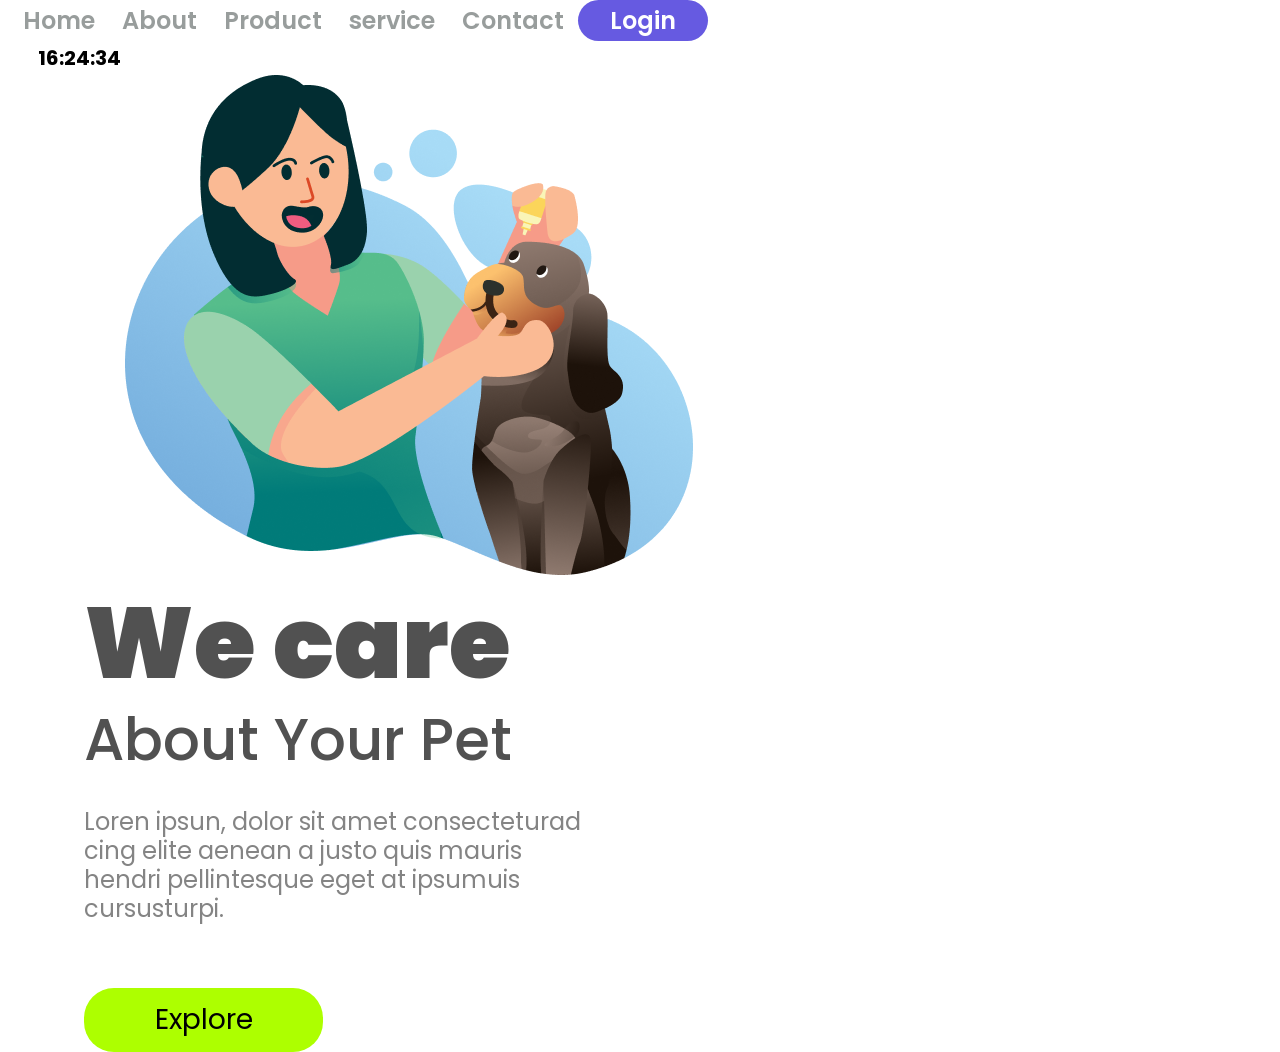
<file: aula-css/index.html>
<!DOCTYPE html>
<html lang="pt">
<head>
<meta charset="UTF-8">
    <meta name="viewport" content="width=device-width, initial-scale=1.0">
    <title>Primeiro projeto</title>
    <!__ O caminho herf deve apontar para a pasta e o arquivo >
    <link rel="Stylesheet" href="./css/style.css">
<link rel="preconnect" href="https://fonts.googleapis.com">
<link rel="preconnect" href="https://fonts.gstatic.com" crossorigin>
<link href="https://fonts.googleapis.com/css2?family=Poppins:ital,wght@0,100;0,200;0,300;0,400;0,500;0,600;0,700;0,800;0,900;1,100;1,200;1,300;1,400;1,500;1,600;1,700;1,800;1,900&display=swap" rel="stylesheet">
    
    </head>
   <body > 
    <header>

      <a class="link-header">Home</a>
      <a class="link-header">About</a>
      <a class="link-header">Product</a>
      <a class="link-header">service</a>
      <a class="link-header">Contact</a>
      <button class="button-header">Login</button>

      </header>
 
<table class="tabela-estilizada">
   
<tr>
 <th ><div id="relogio"> <  00:00:00></div></th> 
 </tr>
</table>

 
 
 <script>
      function atualizarRelogio() {
        const agora = new Date();
        const hora = agora.toLocaleTimeString('pt-BR');
        document.getElementById('relogio').textContent = hora;
      }
//chama a função imediatamente e depois a cada 1000ms
atualizarRelogio();
setInterval(atualizarRelogio, 1000);
</script>


    
   
 
 <main >
<img src="./img/img-projeto.png" alt="coverage-location-logo" class="logo-image">

<section>

<h1 > We care</h1>

<h2>About Your Pet</h2>

<p>Loren ipsun, dolor sit amet consecteturad cing elite aenean a justo quis mauris hendri pellintesque eget at ipsumuis cursusturpi.</p>

<button class="button-main">Explore</button>

</section>

  </main>

</body>

</html>
</file>
<file: aula-css/css/style.css>
* {
font-family:'Poppins', sans-serif ;
margin: 0;
padding: 0;
box-sizing: border-box;

 }
 
 
 
 


th{

   background-color: none;
}

 
 #relogio {
font-size: 20px;
margin-left: 36px;
 
 }


.header {
  margin: 44px 0 144px 76px;
 
}
.link-header {
 font-weight: 600;
 font-size: 24px;
 line-height: 29px;
 color: #989d9c ;
 cursor: pointer;

margin-left: 23px;
   
}
.logo-image {
width: 568px;
height: 500px;
margin-left: 125px;
display: inline-block;

}

  section {
display: inline-block;
margin-left: 84px;

  }

h1 {

font-weight: 900;
font-size: 100px;
line-height: 122px;
color: #515151;

}

h2 {
font-weight: 500;
font-size: 58px;
line-height: 71px;
color: #515151

}

p {
font-weight: 400;
font-size: 24px;
line-height: 29px;
color: #848484;
width: 515px;
margin-top: 32px;
margin-bottom: 65px;

}

.button-header {
background: #665AE1;
border-radius: 20.5px;
width: 130px;
height: 41px;
border: none;
font-weight: 600;
font-size: 24px;
line-height: 29px;
color:#ffffff;
cursor: pointer;
margin-left: 10px;


}

.button-main {
background: #ADFF00;
border-radius: 30px;
width: 239px;
height: 64px;
border: none;
cursor:pointer
font-weight: 700px; 
font-size: 28px;
line-height: 34px;
color: #000000;
 
  
 }

 
 @media screen and(max-wight:820px;) {
.logo-image {
 display:block;
}
 section {
  display:block;
  
 } 
 }
</file>
